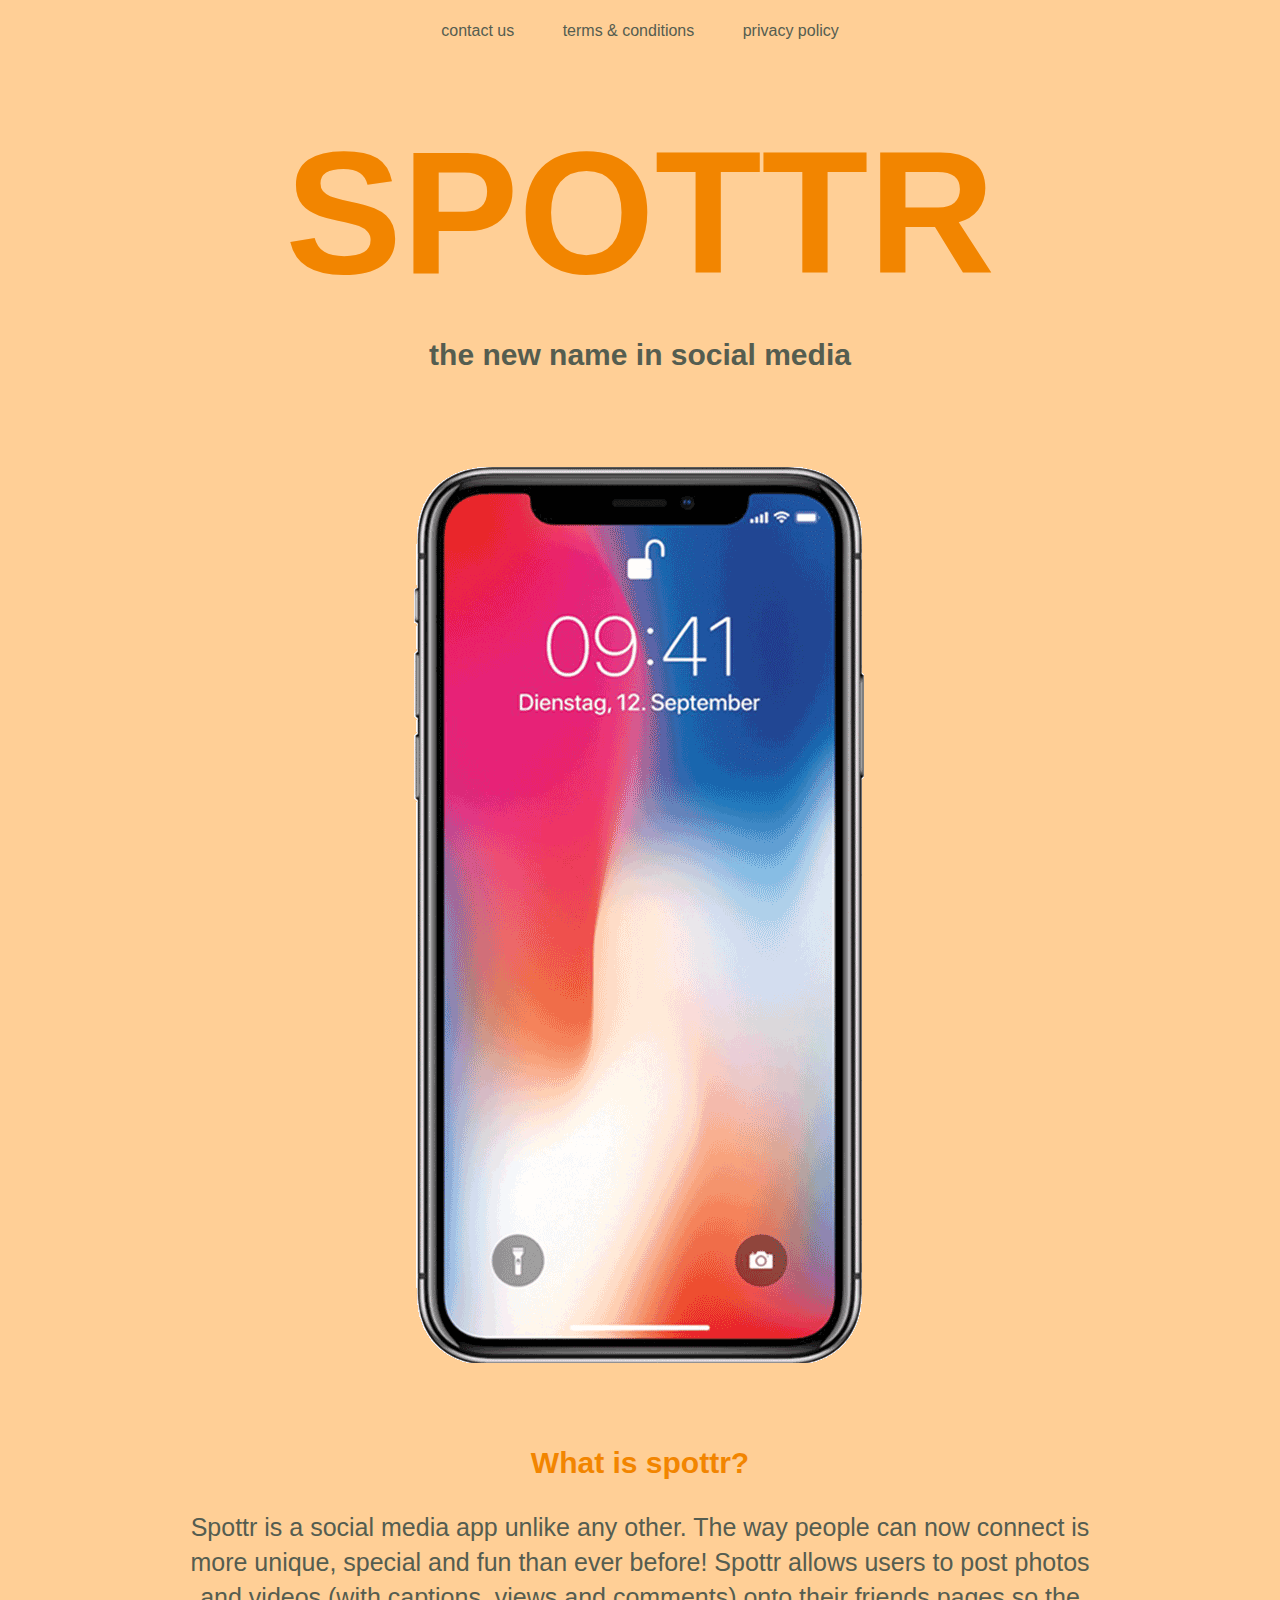
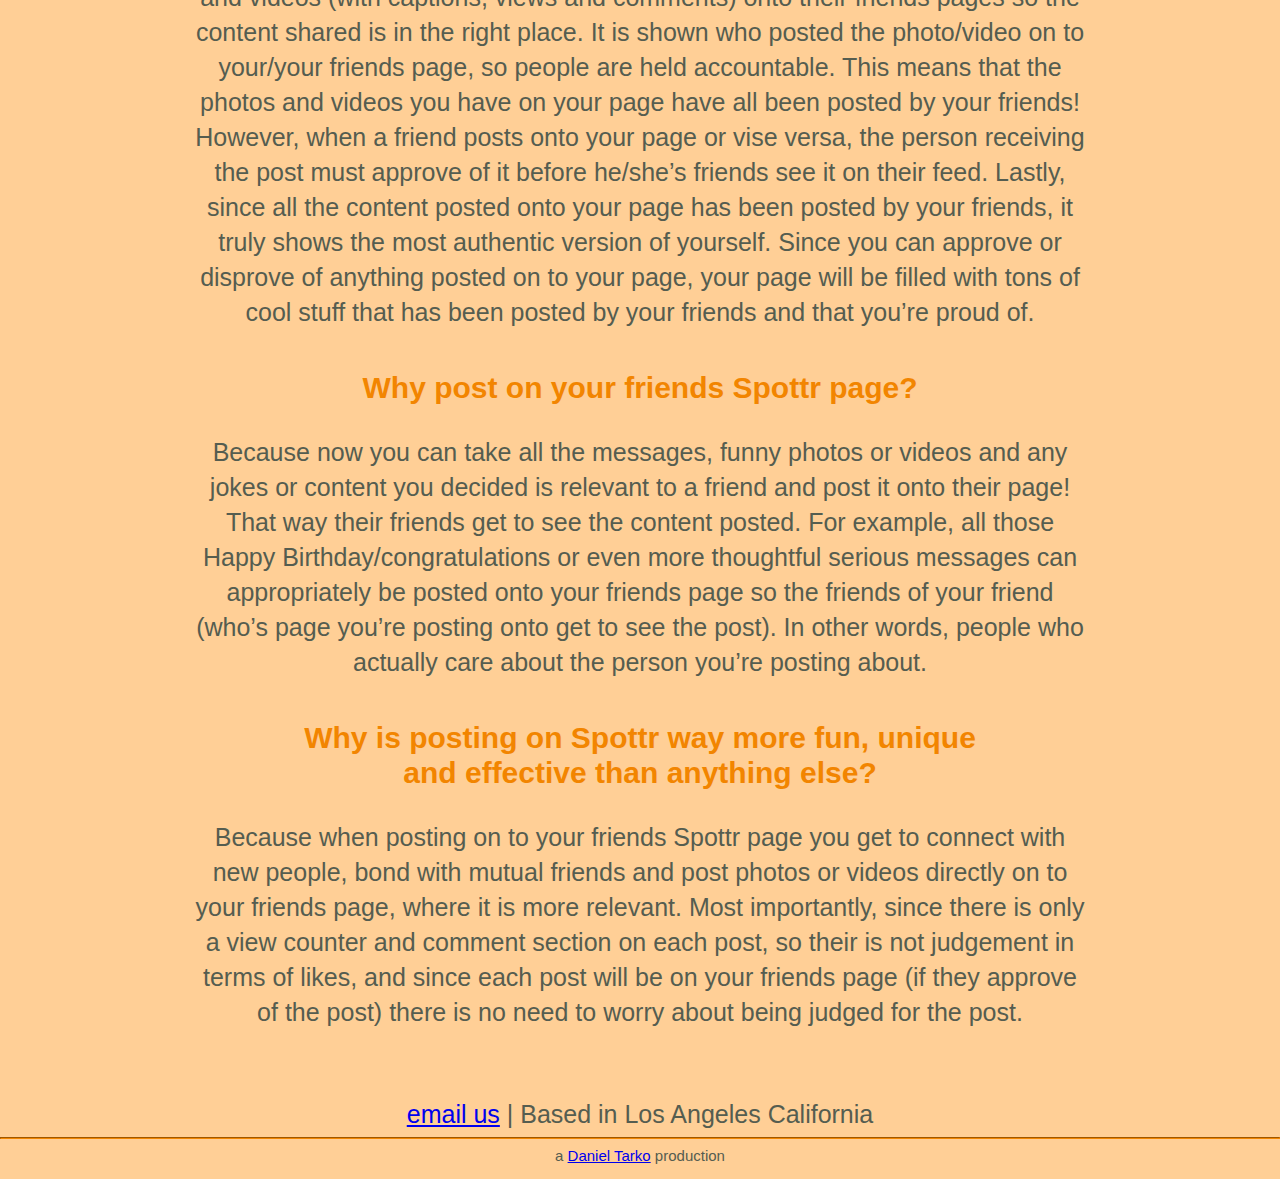
<file: index.html>
<!DOCTYPE html>
<html lang="en">
<head>
	<title>spottr</title>
	<link rel="stylesheet" type="text/css" href="spottr.css">
	<meta charset="UTF-8">
<script src="https://ajax.googleapis.com/ajax/libs/jquery/3.3.1/jquery.min.js"></script>
<script>
$(document).ready(function(){
  // Add smooth scrolling to all links
  $("a").on('click', function(event) {

    // Make sure this.hash has a value before overriding default behavior
    if (this.hash !== "") {
      // Prevent default anchor click behavior
      event.preventDefault();

      // Store hash
      var hash = this.hash;

      // Using jQuery's animate() method to add smooth page scroll
      // The optional number (800) specifies the number of milliseconds it takes to scroll to the specified area
      $('html, body').animate({
        scrollTop: $(hash).offset().top
      }, 800, function(){
   
        // Add hash (#) to URL when done scrolling (default click behavior)
        window.location.hash = hash;
      });
    } // End if
  });
});
</script>
</head>
<body>
	<div class="menu">
		<a class = "link" href="#contact">contact us</a>
		<a class = "link" href="./terms.html" target = "_blank">terms & conditions</a>
		<a class = "link" href="./privacy.html" target = "_blank">privacy policy</a>
	</div>

		<h1 id = "title">SPOTTR</h1>
		<div class="my-class">
			<h2 class = "description">the new name in social media</h2>
			<a id = "download">download now</a>
		</div>​
	<div class = "content">
		<img class="picture" src="./iphone.png" alt="image of spottr app on iphone">
		<h3 class = "heading"> What is spottr?</h3>
		<p class = "paragraph">
			Spottr is a social media app unlike any other. The way people can now connect is more unique, special and fun than ever before! Spottr allows users to post photos and videos (with captions, views and comments) onto their friends pages  so the content shared is in the right place. It is shown who posted the photo/video on to your/your friends page, so people are held accountable. This means that the photos and videos you have on your page have all been posted by your friends! However, when a friend posts onto your page or vise versa, the person receiving the post must approve of it before he/she’s friends see it on their feed. Lastly, since all the content posted onto your page has been posted by your friends, it truly shows the most authentic version of yourself. Since you can approve or disprove of anything posted on to your page, your page will be filled with tons of cool stuff that has been posted by your friends and that you’re proud of.
		</p>

		<h3 class = "heading">Why post on your friends Spottr page?</h3>
		<p class = "paragraph">
			Because now you can take all the  messages, funny photos or videos and any jokes or content you decided is relevant to a friend and post it onto their page! That way their friends get to see the content posted. For example, all those Happy Birthday/congratulations or even more thoughtful serious messages can appropriately be posted onto your friends page so the friends of your friend (who’s page you’re posting onto get to see the post). In other words, people who actually care about the person you’re posting about. 
		</p>

		<h3 class = "heading">Why is posting on Spottr way more fun, unique <br>and effective than anything else?</h3>
		<p class = "paragraph">
			Because when posting on to your friends Spottr page you get to connect with new people, bond with mutual friends and post photos or videos directly on to your friends page, where it is more relevant. Most importantly, since there is only a view counter and comment section on each post, so their is not judgement in terms of likes, and since each post will be on your friends page (if they approve of the post) there is no need to worry about being judged for the post.
		</p>

	</div>

	<div id = "contact">		
		<p class = "paragraph" id="based"><a id="email" href="mailto:spottrmedia@gmail.com">email us</a> | Based in Los Angeles California</p>
	</div>
	
	<hr>
	<p id="me">a <a id="mySite" href="https://dtarko2020.github.io/danieltarko/" target="_blank">Daniel Tarko</a> production</p>
	
</body>
</html>
</file>
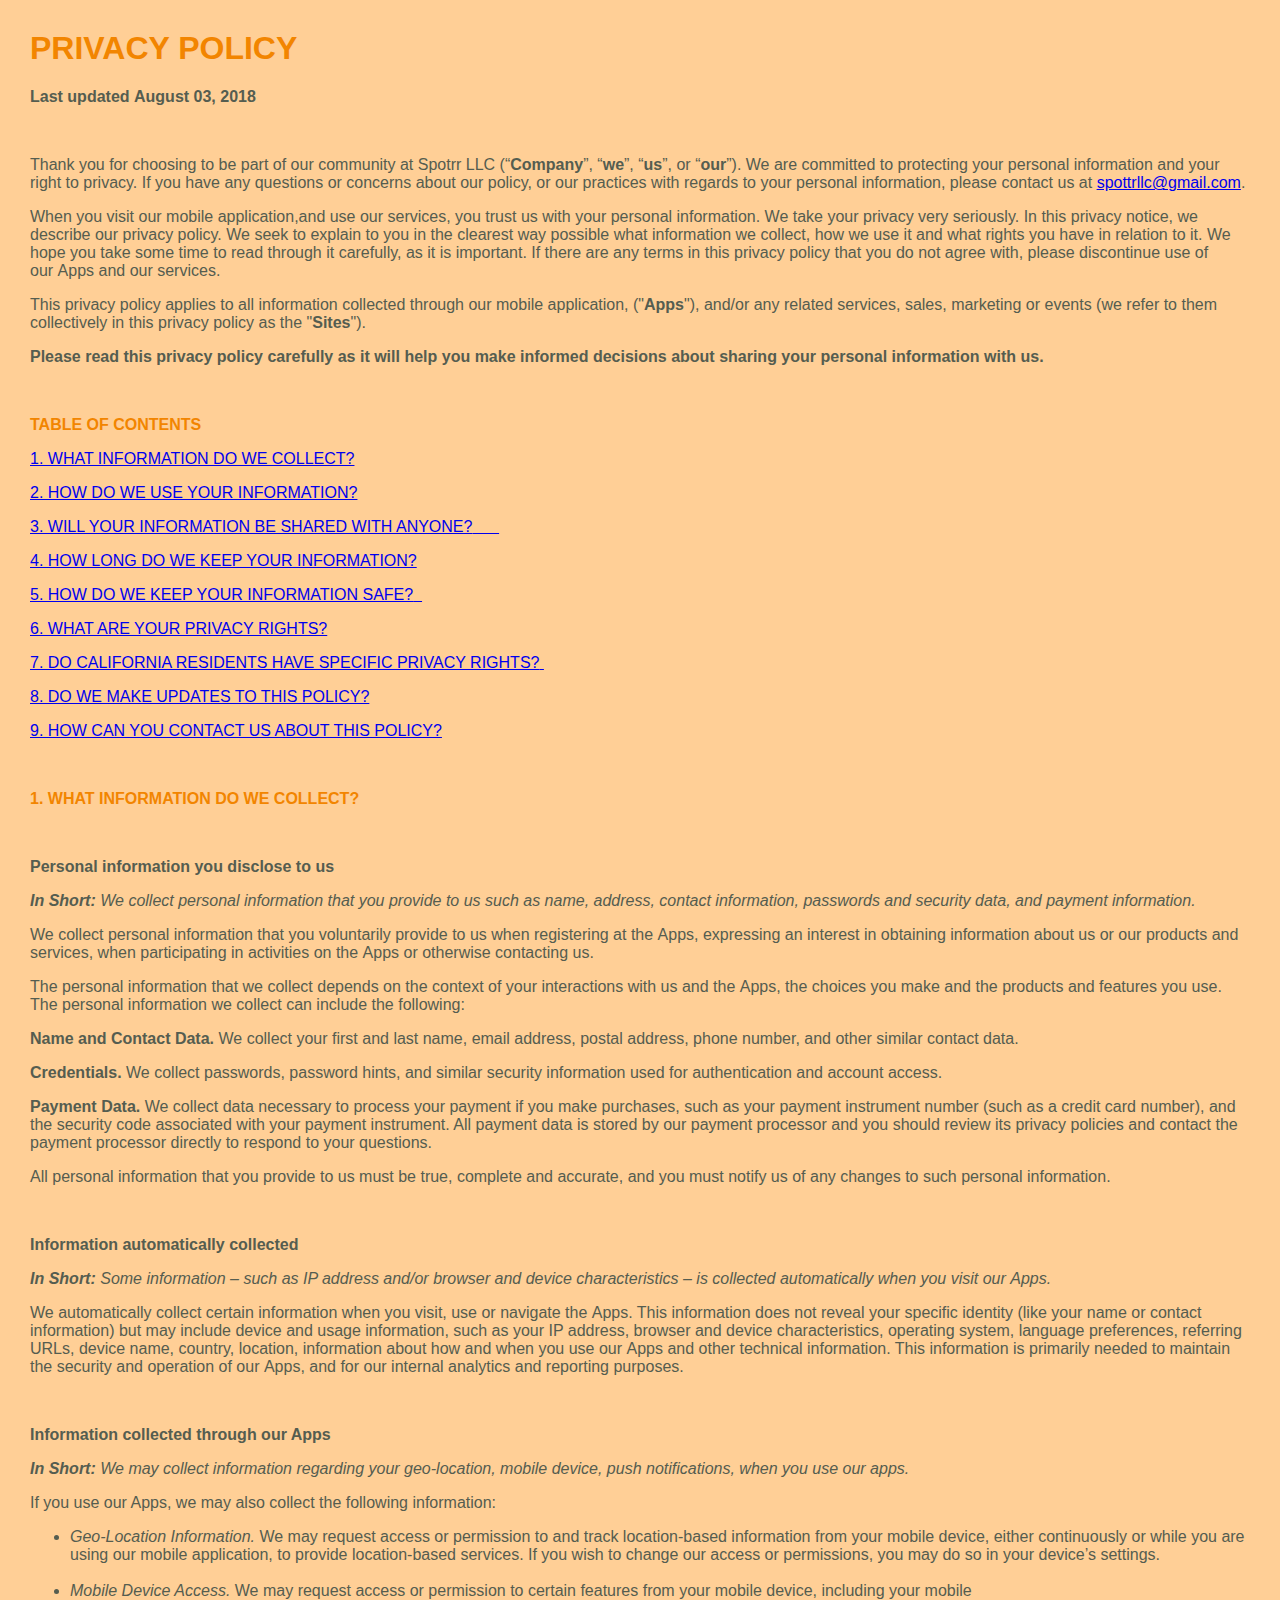
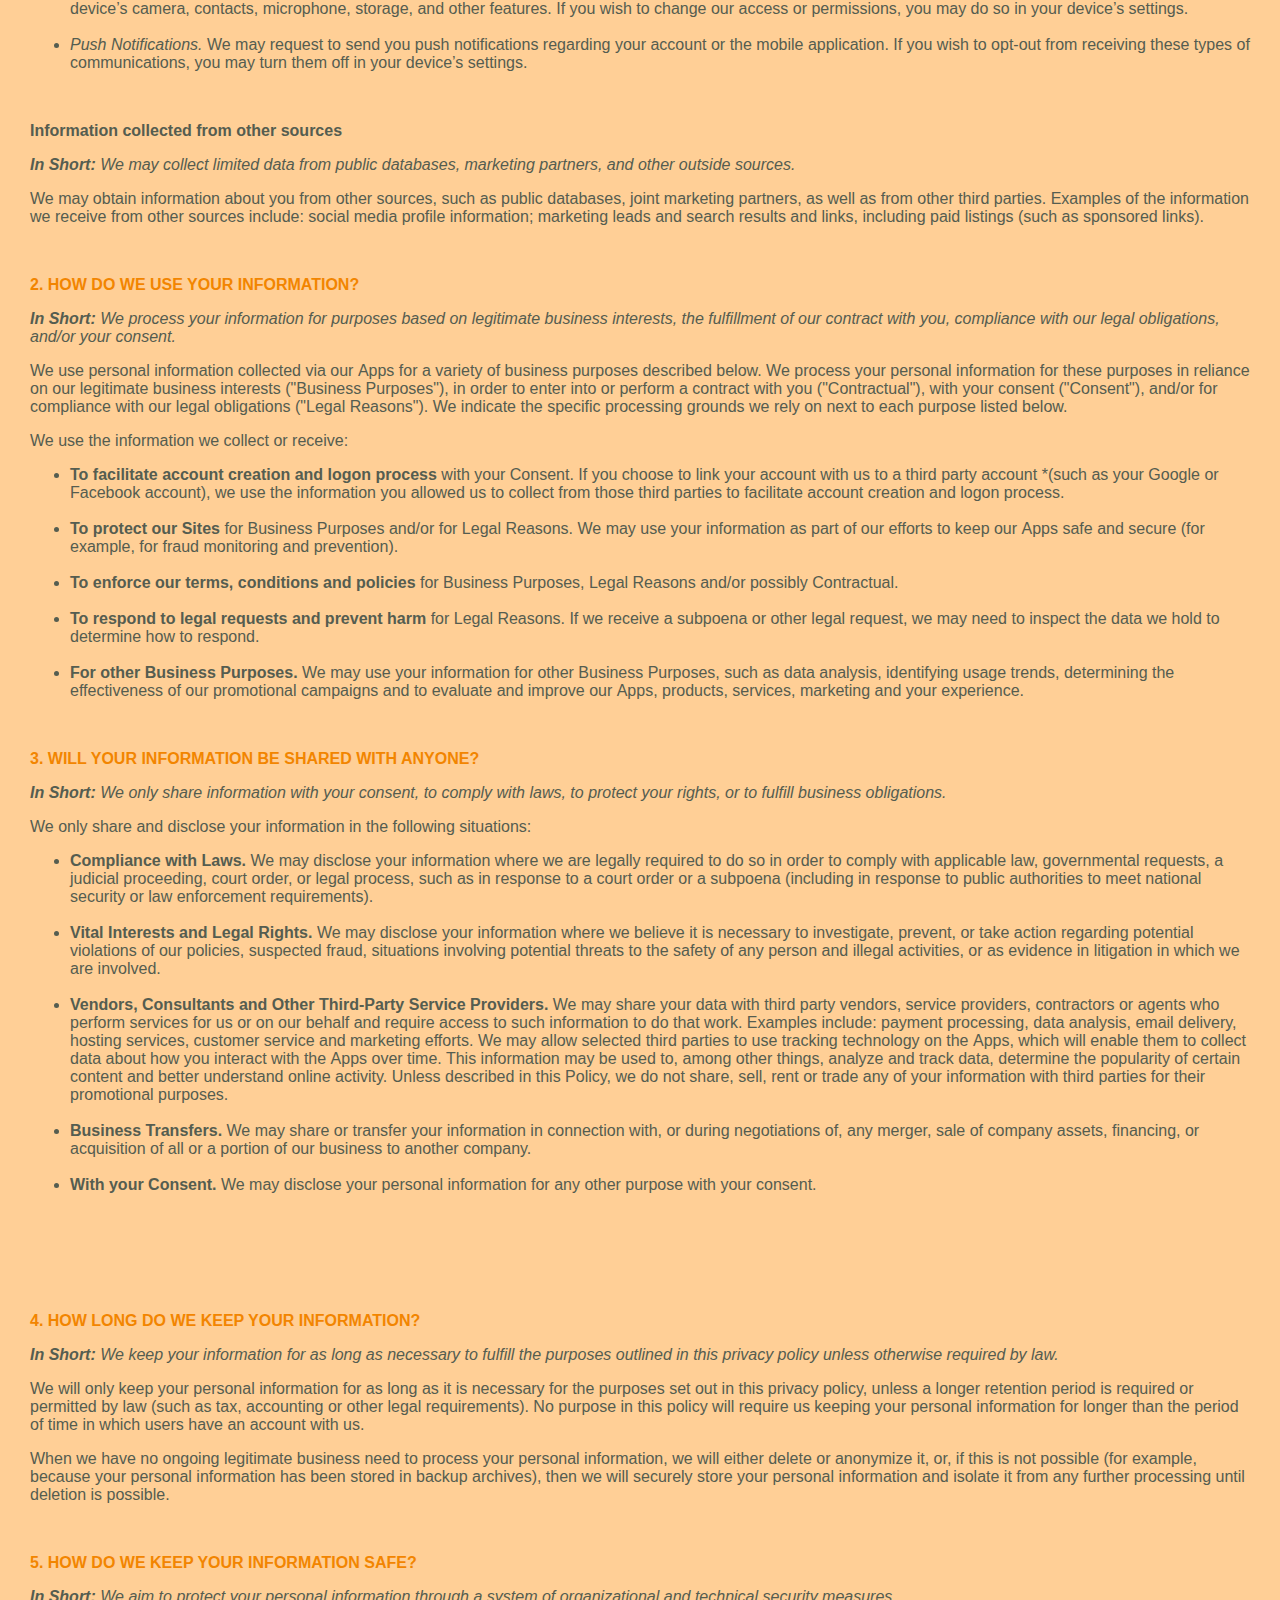
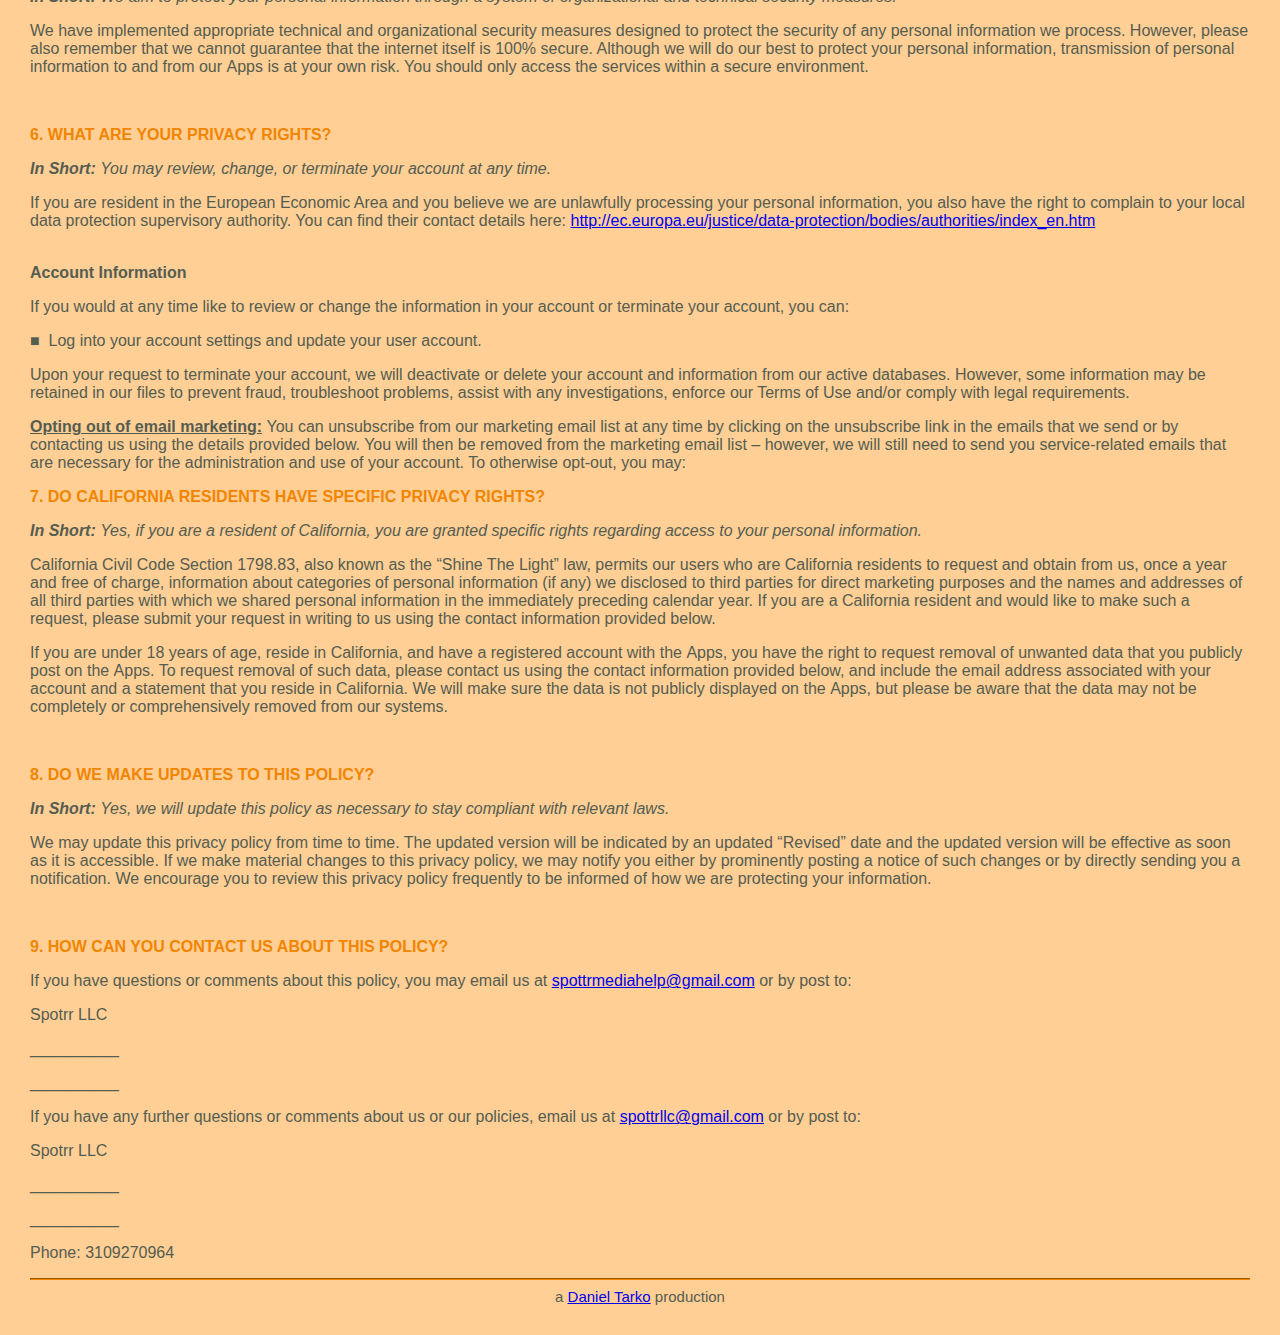
<file: privacy.html>
<!DOCTYPE html>
<html lang="en">
<head>
		<link rel="stylesheet" type="text/css" href="terms.css">
		<meta charset="UTF-8">
<script src="https://ajax.googleapis.com/ajax/libs/jquery/3.3.1/jquery.min.js"></script>
<script>
$(document).ready(function(){
  // Add smooth scrolling to all links
  $("a").on('click', function(event) {

    // Make sure this.hash has a value before overriding default behavior
    if (this.hash !== "") {
      // Prevent default anchor click behavior
      event.preventDefault();

      // Store hash
      var hash = this.hash;

      // Using jQuery's animate() method to add smooth page scroll
      // The optional number (800) specifies the number of milliseconds it takes to scroll to the specified area
      $('html, body').animate({
        scrollTop: $(hash).offset().top
      }, 800, function(){
   
        // Add hash (#) to URL when done scrolling (default click behavior)
        window.location.hash = hash;
      });
    } // End if
  });
});
</script>
</head>
<body>
<h1 class="title"><strong>PRIVACY POLICY</strong></h1>
<p><strong><span data-custom-class="subtitle">Last updated&nbsp;August 03, 2018&nbsp;</span></strong>&nbsp;</p>
<p>&nbsp;</p>
<p>Thank you for choosing to be part of our community at&nbsp;Spotrr LLC&nbsp;(&ldquo;<strong>Company</strong>&rdquo;, &ldquo;<strong>we</strong>&rdquo;, &ldquo;<strong>us</strong>&rdquo;, or &ldquo;<strong>our</strong>&rdquo;). We are committed to protecting your personal information and your right to privacy. If you have any questions or concerns about our policy, or our practices with regards to your personal information, please contact us at&nbsp;<a href="mailto:spottrllc@gmail.com">spottrllc@gmail.com</a>.</p>
<p>When you visit our&nbsp;mobile application,and use our services, you trust us with your personal information. We take your privacy very seriously. In this privacy notice, we describe our privacy policy. We seek to explain to you in the clearest way possible what information we collect, how we use it and what rights you have in relation to it. We hope you take some time to read through it carefully, as it is important. If there are any terms in this privacy policy that you do not agree with, please discontinue use of our&nbsp;Apps&nbsp;and our services.</p>
<p>This privacy policy applies to all information collected through our&nbsp;mobile application,<span data-custom-class="body_text">&nbsp;</span>("<strong>Apps</strong>"),&nbsp;and/or any related services, sales, marketing or events (we refer to them collectively in this privacy policy as the "<strong>Sites</strong>").&nbsp;</p>
<p><strong><span data-custom-class="body_text">Please read this privacy policy carefully as it will help you make informed decisions about sharing your personal information with us.&nbsp;</span></strong>&nbsp;</p>
<p>&nbsp;</p>
<p class="title"><strong><span data-custom-class="heading_1">TABLE OF CONTENTS</span>&nbsp;</strong>&nbsp;</p>
<a href="#1"><p><span class="converted-anchor">1. WHAT INFORMATION DO WE COLLECT?</span></p></a>
<a href="#2"><p><span class="converted-anchor">2. HOW DO WE USE YOUR INFORMATION?</span></p></a>
<a href="#3"><p><span class="converted-anchor">3. WILL YOUR INFORMATION BE SHARED WITH ANYONE?</span>&nbsp;&nbsp;&nbsp;&nbsp;&nbsp;&nbsp;</p></a>
<a href="#4"><p><span class="converted-anchor">4. HOW LONG DO WE KEEP YOUR INFORMATION?</span></p></a>
<a href="#5"><p><span class="converted-anchor">5. HOW DO WE KEEP YOUR INFORMATION SAFE?</span>&nbsp;&nbsp;</p></a>
<a href="#6"><p><span class="converted-anchor">6. WHAT ARE YOUR PRIVACY RIGHTS?</span></p></a>
<a href="#7"><p><span class="converted-anchor">7. DO CALIFORNIA RESIDENTS HAVE SPECIFIC PRIVACY RIGHTS?</span>&nbsp;</p></a>
<a href="#8"><p><span class="converted-anchor">8. DO WE MAKE UPDATES TO THIS POLICY?</span></p></a>
<a href="#9"><p><span class="converted-anchor">9. HOW CAN YOU CONTACT US ABOUT THIS POLICY?</span></p></a>
<p>&nbsp;</p>
<p class="title" id="1"><strong><span data-custom-class="heading_1">1. WHAT INFORMATION DO WE COLLECT?</span>&nbsp;</strong>&nbsp;</p>
<p>&nbsp;</p>
<p><strong><span data-custom-class="heading_2">Personal information you disclose to us</span></strong>&nbsp;</p>
<p><strong><em><span data-custom-class="body_text">In Short:</span></em>&nbsp;</strong><span data-custom-class="body_text"><em>We collect personal information that you provide to us such as name, address, contact information, passwords and security data,&nbsp;and payment information.</em>&nbsp;</span>&nbsp;</p>
<p><span data-custom-class="body_text">We collect personal information that you voluntarily provide to us when&nbsp;registering at the&nbsp;Apps,&nbsp;expressing an interest in obtaining information about us or our products and services, when participating in activities on the&nbsp;Apps&nbsp;or otherwise contacting us</span><span data-custom-class="body_text">.</span></p>
<p>The personal information that we collect depends on the context of your interactions with us and the&nbsp;Apps, the choices you make and the products and features you use. The personal information we collect can include the following:</p>
<p><strong><span data-custom-class="body_text">Name and Contact Data.</span></strong><span data-custom-class="body_text">&nbsp;We collect your first and last name, email address, postal address, phone number, and other similar contact data.</span></p>
<p><strong><span data-custom-class="body_text">Credentials.</span></strong><span data-custom-class="body_text">&nbsp;We collect passwords, password hints, and similar security information used for authentication and account access.</span></p>
<p><strong><span data-custom-class="body_text">Payment Data.</span></strong><span data-custom-class="body_text">&nbsp;We collect data necessary to process your payment if you make purchases, such as your payment instrument number (such as a credit card number), and the security code associated with your payment instrument. All payment data is stored by our payment processor and you should review its privacy policies and contact the payment processor directly to respond to your questions.</span>&nbsp;&nbsp;</p>
<p><span data-custom-class="body_text">All personal information that you provide to us must be true, complete and accurate, and you must notify us of any changes to such personal information.</span>&nbsp;&nbsp;&nbsp;</p>
<p>&nbsp;</p>
<p><strong><span data-custom-class="heading_2">Information automatically collected</span></strong>&nbsp;</p>
<p><strong><em><span data-custom-class="body_text">In Short:</span></em>&nbsp;</strong><em><span data-custom-class="body_text">Some information &ndash; such as IP address and/or browser and device characteristics &ndash; is collected automatically when you visit our&nbsp;Apps.</span></em></p>
<p>We automatically collect certain information when you visit, use or navigate the&nbsp;Apps. This information does not reveal your specific identity (like your name or contact information) but may include device and usage information, such as your IP address, browser and device characteristics, operating system, language preferences, referring URLs, device name, country, location, information about how and when you use our&nbsp;Apps&nbsp;and other technical information. This information is primarily needed to maintain the security and operation of our&nbsp;Apps, and for our internal analytics and reporting purposes.&nbsp;&nbsp;&nbsp;</p>
<p>&nbsp;</p>
<p><strong><span data-custom-class="heading_2">Information collected through our Apps</span></strong>&nbsp;</p>
<p><strong><em><span data-custom-class="body_text">In Short:</span></em>&nbsp;</strong><em><span data-custom-class="body_text">We may collect information regarding your&nbsp;geo-location,&nbsp;mobile device,&nbsp;push notifications,&nbsp;when you use our apps.</span></em></p>
<p><span data-custom-class="body_text">If you use our Apps, we may also collect the following information:</span>&nbsp;&nbsp;&nbsp;</p>
<ul>
<li><em><span data-custom-class="body_text">Geo-Location Information.</span></em><span data-custom-class="body_text">&nbsp;We may request access or permission to and track location-based information from your mobile device, either continuously or while you are using our mobile application, to provide location-based services. If you wish to change our access or permissions, you may do so in your device&rsquo;s settings.</span><span data-custom-class="body_text">&nbsp;</span>&nbsp;&nbsp;&nbsp;<br /><br /></li>
<li><em><span data-custom-class="body_text">Mobile Device Access.</span></em><span data-custom-class="body_text">&nbsp;We may request access or permission to certain features from your mobile device, including your mobile device&rsquo;s&nbsp;camera,&nbsp;contacts,&nbsp;microphone,&nbsp;storage,&nbsp;and other features. If you wish to change our access or permissions, you may do so in your device&rsquo;s settings.&nbsp;&nbsp;&nbsp;&nbsp;&nbsp;</span>&nbsp;&nbsp;&nbsp;&nbsp;<br /><br /></li>
<li><em><span data-custom-class="body_text">Push Notifications.</span></em><span data-custom-class="body_text">&nbsp;We may request to send you push notifications regarding your account or the mobile application. If you wish to opt-out from receiving these types of communications, you may turn them off in your device&rsquo;s settings.</span><span data-custom-class="body_text">&nbsp;&nbsp;</span>&nbsp;&nbsp;&nbsp;&nbsp;<span data-custom-class="body_text">&nbsp;</span></li>
</ul>
<p>&nbsp;</p>
<p><strong><span data-custom-class="heading_2">Information collected from other sources</span></strong>&nbsp;</p>
<p><strong><em><span data-custom-class="body_text">In Short:</span>&nbsp;</em></strong><em><span data-custom-class="body_text">We may collect limited data from public databases, marketing partners,&nbsp;and other outside sources.&nbsp;</span></em>&nbsp;&nbsp;</p>
<p>We may obtain information about you from other sources, such as public databases, joint marketing partners,&nbsp;as well as from other third parties. Examples of the information we receive from other sources include: social media profile information<span data-custom-class="body_text">; marketing leads and search results and links, including paid listings (such as sponsored links).</span><span data-custom-class="body_text">&nbsp;&nbsp;</span></p>
<p>&nbsp;</p>
<p class="title" id="2"><strong><span data-custom-class="heading_1">2. HOW DO WE USE YOUR INFORMATION?</span>&nbsp;</strong>&nbsp;</p>
<p><strong><em><span data-custom-class="body_text">In Short:</span>&nbsp;</em></strong><em><span data-custom-class="body_text">We process your information for purposes based on legitimate business interests, the fulfillment of our contract with you, compliance with our legal obligations, and/or your consent.</span></em>&nbsp;&nbsp;</p>
<p><span data-custom-class="body_text">We use personal information collected via our&nbsp;Apps&nbsp;for a variety of business purposes described below. We process your personal information for these purposes in reliance on our legitimate business interests ("Business Purposes"), in order to enter into or perform a contract with you ("Contractual"), with your consent ("Consent"), and/or for compliance with our legal obligations ("Legal Reasons"). We indicate the specific processing grounds we rely on next to each purpose listed below.&nbsp;</span>&nbsp;</p>
<p><span data-custom-class="body_text">We use the information we collect or receive:&nbsp;</span>&nbsp;</p>
<ul>
<li><strong><span data-custom-class="body_text">To facilitate account creation and logon process</span></strong><span data-custom-class="body_text">&nbsp;with your Consent. If you choose to link your account with us to a third party account *(such as your Google or Facebook account), we use the information you allowed us to collect from those third parties to facilitate account creation and logon process.&nbsp;</span>&nbsp;&nbsp;<span data-custom-class="body_text">&nbsp;</span>&nbsp;&nbsp;&nbsp;&nbsp;&nbsp;&nbsp;&nbsp;&nbsp;&nbsp;&nbsp;&nbsp;&nbsp;&nbsp;&nbsp;&nbsp;&nbsp;&nbsp;<br /><br /></li>
<li><strong><span data-custom-class="body_text">To protect our Sites</span></strong><span data-custom-class="body_text">&nbsp;for Business Purposes&nbsp;and/or&nbsp;for Legal Reasons. We may use your information as part of our efforts to keep our&nbsp;Apps&nbsp;safe and secure (for example, for fraud monitoring and prevention).</span><span data-custom-class="body_text">&nbsp;</span>&nbsp;&nbsp;&nbsp;&nbsp;&nbsp;&nbsp;&nbsp;&nbsp;&nbsp;&nbsp;&nbsp;&nbsp;&nbsp;&nbsp;&nbsp;&nbsp;&nbsp;&nbsp;&nbsp;&nbsp;&nbsp;<br /><br /></li>
<li><strong><span data-custom-class="body_text">To enforce our terms, conditions and policies</span></strong><span data-custom-class="body_text">&nbsp;for Business Purposes, Legal Reasons and/or possibly Contractual.</span><span data-custom-class="body_text">&nbsp;&nbsp;</span>&nbsp;&nbsp;&nbsp;&nbsp;&nbsp;&nbsp;&nbsp;&nbsp;&nbsp;&nbsp;&nbsp;&nbsp;&nbsp;&nbsp;&nbsp;&nbsp;&nbsp;&nbsp;&nbsp;&nbsp;&nbsp;&nbsp;&nbsp;<br /><br /></li>
<li><strong><span data-custom-class="body_text">To respond to legal requests and prevent harm</span></strong><span data-custom-class="body_text">&nbsp;for Legal Reasons. If we receive a subpoena or other legal request, we may need to inspect the data we hold to determine how to respond.</span><span data-custom-class="body_text">&nbsp;&nbsp;</span>&nbsp;&nbsp;&nbsp;&nbsp;&nbsp;&nbsp;&nbsp;&nbsp;&nbsp;&nbsp;&nbsp;&nbsp;&nbsp;&nbsp;&nbsp;&nbsp;&nbsp;&nbsp;&nbsp;&nbsp;&nbsp;&nbsp;&nbsp;&nbsp;&nbsp;<br /><br /></li>
<li><strong><span data-custom-class="body_text">For other Business Purposes.</span></strong><span data-custom-class="body_text">&nbsp;We may use your information for other Business Purposes, such as data analysis, identifying usage trends, determining the effectiveness of our promotional campaigns and to evaluate and improve our&nbsp;Apps, products, services, marketing and your experience.</span><span data-custom-class="body_text">&nbsp;</span><span data-custom-class="body_text">&nbsp;</span>&nbsp;&nbsp;&nbsp;&nbsp;&nbsp;&nbsp;&nbsp;&nbsp;&nbsp;&nbsp;&nbsp;&nbsp;&nbsp;&nbsp;&nbsp;&nbsp;&nbsp;&nbsp;&nbsp;&nbsp;&nbsp;&nbsp;&nbsp;&nbsp;&nbsp;&nbsp;&nbsp;</li>
</ul>
<p>&nbsp;</p>
<p class="title" id="3"><strong><span data-custom-class="heading_1">3. WILL YOUR INFORMATION BE SHARED WITH ANYONE?</span>&nbsp;</strong>&nbsp;</p>
<p><strong><em><span data-custom-class="body_text">In Short:</span>&nbsp;</em></strong><em><span data-custom-class="body_text">We only share information with your consent, to comply with laws, to protect your rights, or to fulfill business obligations.&nbsp;</span></em>&nbsp;&nbsp;</p>
<p><span data-custom-class="body_text">We only share and disclose your information in the following situations:</span>&nbsp;</p>
<ul>
<li><strong><span data-custom-class="body_text">Compliance with Laws.</span></strong><span data-custom-class="body_text">&nbsp;We may disclose your information where we are legally required to do so in order to comply with applicable law, governmental requests, a judicial proceeding, court order, or legal process, such as in response to a court order or a subpoena (including in response to public authorities to meet national security or law enforcement requirements).</span>&nbsp;<br /><br /></li>
<li><strong><span data-custom-class="body_text">Vital Interests and Legal Rights.</span></strong><span data-custom-class="body_text">&nbsp;We may disclose your information where we believe it is necessary to investigate, prevent, or take action regarding potential violations of our policies, suspected fraud, situations involving potential threats to the safety of any person and illegal activities, or as evidence in litigation in which we are involved.&nbsp;</span>&nbsp;<br /><br /></li>
<li><strong><span data-custom-class="body_text">Vendors, Consultants and Other Third-Party Service Providers.</span></strong><span data-custom-class="body_text">&nbsp;We may share your data with third party vendors, service providers, contractors or agents who perform services for us or on our behalf and require access to such information to do that work. Examples include: payment processing, data analysis, email delivery, hosting services, customer service and marketing efforts. We may allow selected third parties to use tracking technology on the&nbsp;Apps, which will enable them to collect data about how you interact with the&nbsp;Apps&nbsp;over time. This information may be used to, among other things, analyze and track data, determine the popularity of certain content and better understand online activity. Unless described in this Policy, we do not share, sell, rent or trade any of your information with third parties for their promotional purposes.</span><span data-custom-class="body_text">&nbsp;</span>&nbsp;&nbsp;&nbsp;<br /><br /></li>
<li><strong><span data-custom-class="body_text">Business Transfers.</span></strong><span data-custom-class="body_text">&nbsp;We may share or transfer your information in connection with, or during negotiations of, any merger, sale of company assets, financing, or acquisition of all or a portion of our business to another company.&nbsp;&nbsp;</span>&nbsp;&nbsp;&nbsp;&nbsp;&nbsp;&nbsp;&nbsp;<br /><br /></li>
<li><strong><span data-custom-class="body_text">With your Consent.</span></strong><span data-custom-class="body_text">&nbsp;We may disclose your personal information for any other purpose with your consent.&nbsp;&nbsp;</span>&nbsp;&nbsp;&nbsp;&nbsp;</li>
</ul>
<p>&nbsp;</p>
<div>&nbsp;&nbsp;&nbsp;&nbsp;&nbsp;&nbsp;&nbsp;&nbsp;&nbsp;&nbsp;
<p>&nbsp;</p>
<p class="title" id="4"><strong><span data-custom-class="heading_1">4. HOW LONG DO WE KEEP YOUR INFORMATION?</span>&nbsp;</strong>&nbsp;</p>
<p><strong><em><span data-custom-class="body_text">In Short:</span>&nbsp;</em></strong><em><span data-custom-class="body_text">We keep your information for as long as necessary to fulfill the purposes outlined in this privacy policy unless otherwise required by law.</span></em>&nbsp;&nbsp;</p>
<p><span data-custom-class="body_text">We will only keep your personal information for as long as it is necessary for the purposes set out in this privacy policy, unless a longer retention period is required or permitted by law (such as tax, accounting or other legal requirements). No purpose in this policy will require us keeping your personal information for longer than&nbsp;the period of time in which users have an account with us.</span>&nbsp;</p>
<p>When we have no ongoing legitimate business need to process your personal information, we will either delete or anonymize it, or, if this is not possible (for example, because your personal information has been stored in backup archives), then we will securely store your personal information and isolate it from any further processing until deletion is possible.</p>
<p>&nbsp;</p>
<p class="title" id="5"><strong><span data-custom-class="heading_1">5. HOW DO WE KEEP YOUR INFORMATION SAFE?&nbsp;</span>&nbsp;</strong>&nbsp;</p>
<p><strong><em><span data-custom-class="body_text">In Short:</span>&nbsp;</em></strong><em><span data-custom-class="body_text">We aim to protect your personal information through a system of organizational and technical security measures.</span></em>&nbsp;&nbsp;</p>
<p>We have implemented appropriate technical and organizational security measures designed to protect the security of any personal information we process. However, please also remember that we cannot guarantee that the internet itself is 100% secure. Although we will do our best to protect your personal information, transmission of personal information to and from our&nbsp;Apps&nbsp;is at your own risk. You should only access the services within a secure environment.&nbsp;&nbsp;</p>
<p>&nbsp;</p>
<p class="title" id="6"><strong><span data-custom-class="heading_1">6. WHAT ARE YOUR PRIVACY RIGHTS?</span>&nbsp;</strong>&nbsp;</p>
<p><strong><em><span data-custom-class="body_text">In Short:</span>&nbsp;</em></strong><span data-custom-class="body_text"><em>You may review, change, or terminate your account at any time.</em></span>&nbsp;&nbsp;&nbsp;&nbsp;</p>
<p><span data-custom-class="body_text">If you are resident in the European Economic Area and you believe we are unlawfully processing your personal information, you also have the right to complain to your local data protection supervisory authority. You can find their contact details here:</span>&nbsp;<span data-custom-class="body_text"><a href="http://ec.europa.eu/justice/data-protection/bodies/authorities/index_en.htm" target="_blank" data-custom-class="link">http://ec.europa.eu/justice/data-protection/bodies/authorities/index_en.htm</a>&nbsp;</span><br />&nbsp;</p>
<p><strong><span data-custom-class="heading_2">Account Information</span></strong>&nbsp;&nbsp;</p>
<p><span data-custom-class="body_text">If you would at any time like to review or change the information in your account or terminate your account, you can:&nbsp;</span>&nbsp;</p>
<p>■ &nbsp;<span data-custom-class="body_text">Log into your account settings and update your user account.&nbsp;&nbsp;</span>&nbsp;</p>
<p><span data-custom-class="body_text">Upon your request to terminate your account, we will deactivate or delete your account and information from our active databases. However, some information may be retained in our files to prevent fraud, troubleshoot problems, assist with any investigations, enforce our Terms of Use and/or comply with legal requirements.</span><span data-custom-class="body_text">&nbsp;</span>&nbsp;&nbsp;&nbsp;</p>
<p><strong><u><span data-custom-class="body_text">Opting out of email marketing:</span></u>&nbsp;</strong><span data-custom-class="body_text">You can unsubscribe from our marketing email list at any time by clicking on the unsubscribe link in the emails that we send or by contacting us using the details provided below. You will then be removed from the marketing email list &ndash; however, we will still need to send you service-related emails that are necessary for the administration and use of your account. To otherwise opt-out, you may:&nbsp;</span>&nbsp;&nbsp;</p>
<p class="title" id="7"><strong><span data-custom-class="heading_1">7. DO CALIFORNIA RESIDENTS HAVE SPECIFIC PRIVACY RIGHTS?</span>&nbsp;</strong>&nbsp;</p>
<p><strong><em><span data-custom-class="body_text">In Short:</span>&nbsp;</em></strong><em><span data-custom-class="body_text">Yes, if you are a resident of California, you are granted specific rights regarding access to your personal information.&nbsp;</span></em>&nbsp;&nbsp;</p>
<p><span data-custom-class="body_text">California Civil Code Section 1798.83, also known as the &ldquo;Shine The Light&rdquo; law, permits our users who are California residents to request and obtain from us, once a year and free of charge, information about categories of personal information (if any) we disclosed to third parties for direct marketing purposes and the names and addresses of all third parties with which we shared personal information in the immediately preceding calendar year. If you are a California resident and would like to make such a request, please submit your request in writing to us using the contact information provided below.</span>&nbsp;</p>
<p>If you are under 18 years of age, reside in California, and have a registered account with the&nbsp;Apps, you have the right to request removal of unwanted data that you publicly post on the&nbsp;Apps. To request removal of such data, please contact us using the contact information provided below, and include the email address associated with your account and a statement that you reside in California. We will make sure the data is not publicly displayed on the&nbsp;Apps, but please be aware that the data may not be completely or comprehensively removed from our systems.</p>
<p>&nbsp;</p>
<p class="title" id="8"><strong><span data-custom-class="heading_1">8. DO WE MAKE UPDATES TO THIS POLICY?</span>&nbsp;</strong>&nbsp;</p>
<p><strong><em><span data-custom-class="body_text">In Short:</span>&nbsp;</em></strong><em><span data-custom-class="body_text">Yes, we will update this policy as necessary to stay compliant with relevant laws.</span></em>&nbsp;&nbsp;</p>
<p>We may update this privacy policy from time to time. The updated version will be indicated by an updated &ldquo;Revised&rdquo; date and the updated version will be effective as soon as it is accessible. If we make material changes to this privacy policy, we may notify you either by prominently posting a notice of such changes or by directly sending you a notification. We encourage you to review this privacy policy frequently to be informed of how we are protecting your information.&nbsp;</p>
<p>&nbsp;</p>
<p class="title" id="9"><strong><span data-custom-class="heading_1">9. HOW CAN YOU CONTACT US ABOUT THIS POLICY?</span>&nbsp;</strong>&nbsp;</p>
<p>If you have questions or comments about this policy, you may&nbsp;email us at&nbsp;<a href="mailto:spottrmediahelp@gmail.com">spottrmediahelp@gmail.com</a>&nbsp;or by post to:</p>
<p><span data-custom-class="body_text">Spotrr LLC</span><span data-custom-class="body_text">&nbsp;&nbsp;</span>&nbsp;<span data-custom-class="body_text">&nbsp;&nbsp;&nbsp;</span></p>
<p><span data-custom-class="body_text">__________&nbsp;&nbsp;&nbsp;</span></p>
<p><span data-custom-class="body_text">__________&nbsp;&nbsp;</span><span data-custom-class="body_text">&nbsp;&nbsp;&nbsp;</span><span data-custom-class="body_text">&nbsp;</span>&nbsp;</p>
<p><span data-custom-class="body_text">If you have any further questions or comments about us or our policies, email us at&nbsp;<a href="mailto:spottrllc@gmail.com">spottrllc@gmail.com</a>&nbsp;or by post to:</span>&nbsp;</p>
<p><span data-custom-class="body_text">Spotrr LLC</span><span data-custom-class="body_text">&nbsp;</span><span data-custom-class="body_text">&nbsp;</span></p>
<p><span data-custom-class="body_text">__________&nbsp;&nbsp;</span></p>
<p><span data-custom-class="body_text">__________&nbsp;&nbsp;</span><span data-custom-class="body_text">&nbsp;&nbsp;</span>&nbsp;</p>
<p>Phone:&nbsp;3109270964&nbsp;&nbsp;&nbsp;</p>
</div>
<hr>
<p id="me">a <a href="https://dtarko2020.github.io/danieltarko/" target="blank">Daniel Tarko</a> production</p>

</body>
</html>
</file>
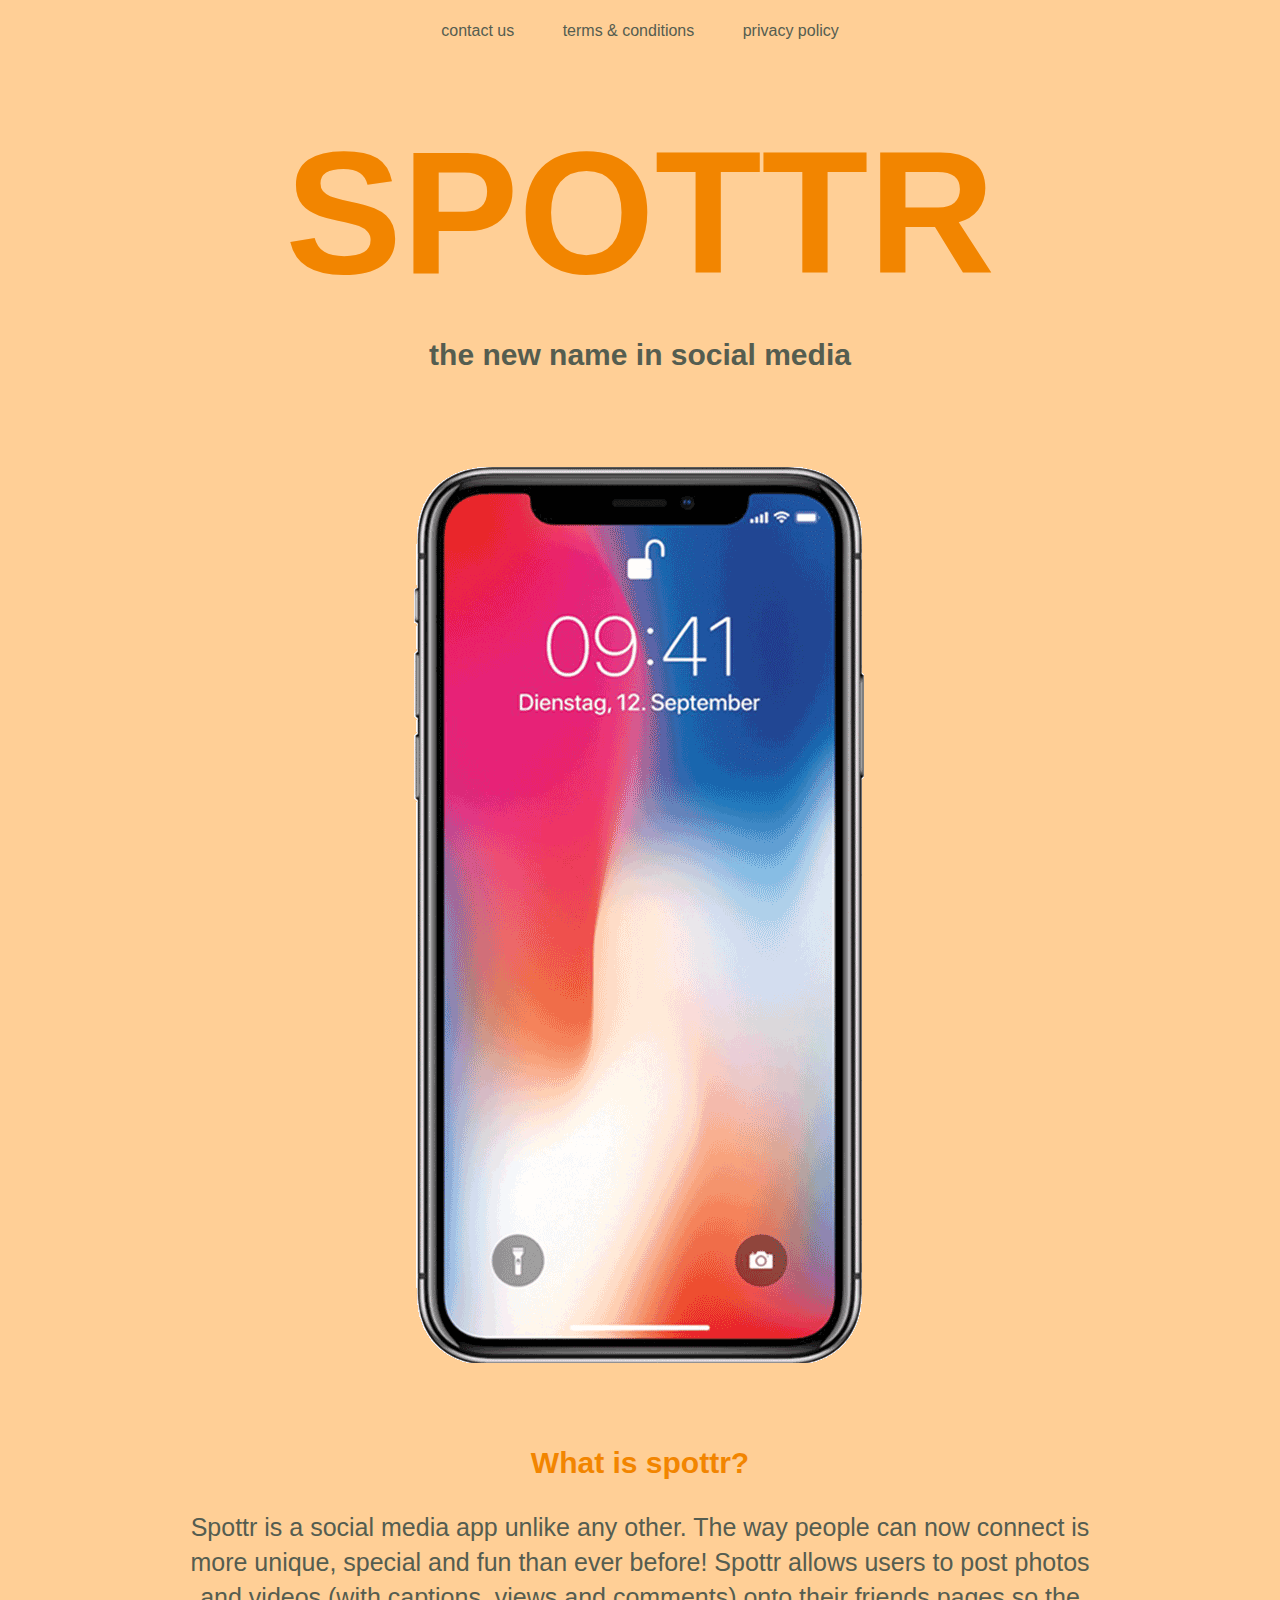
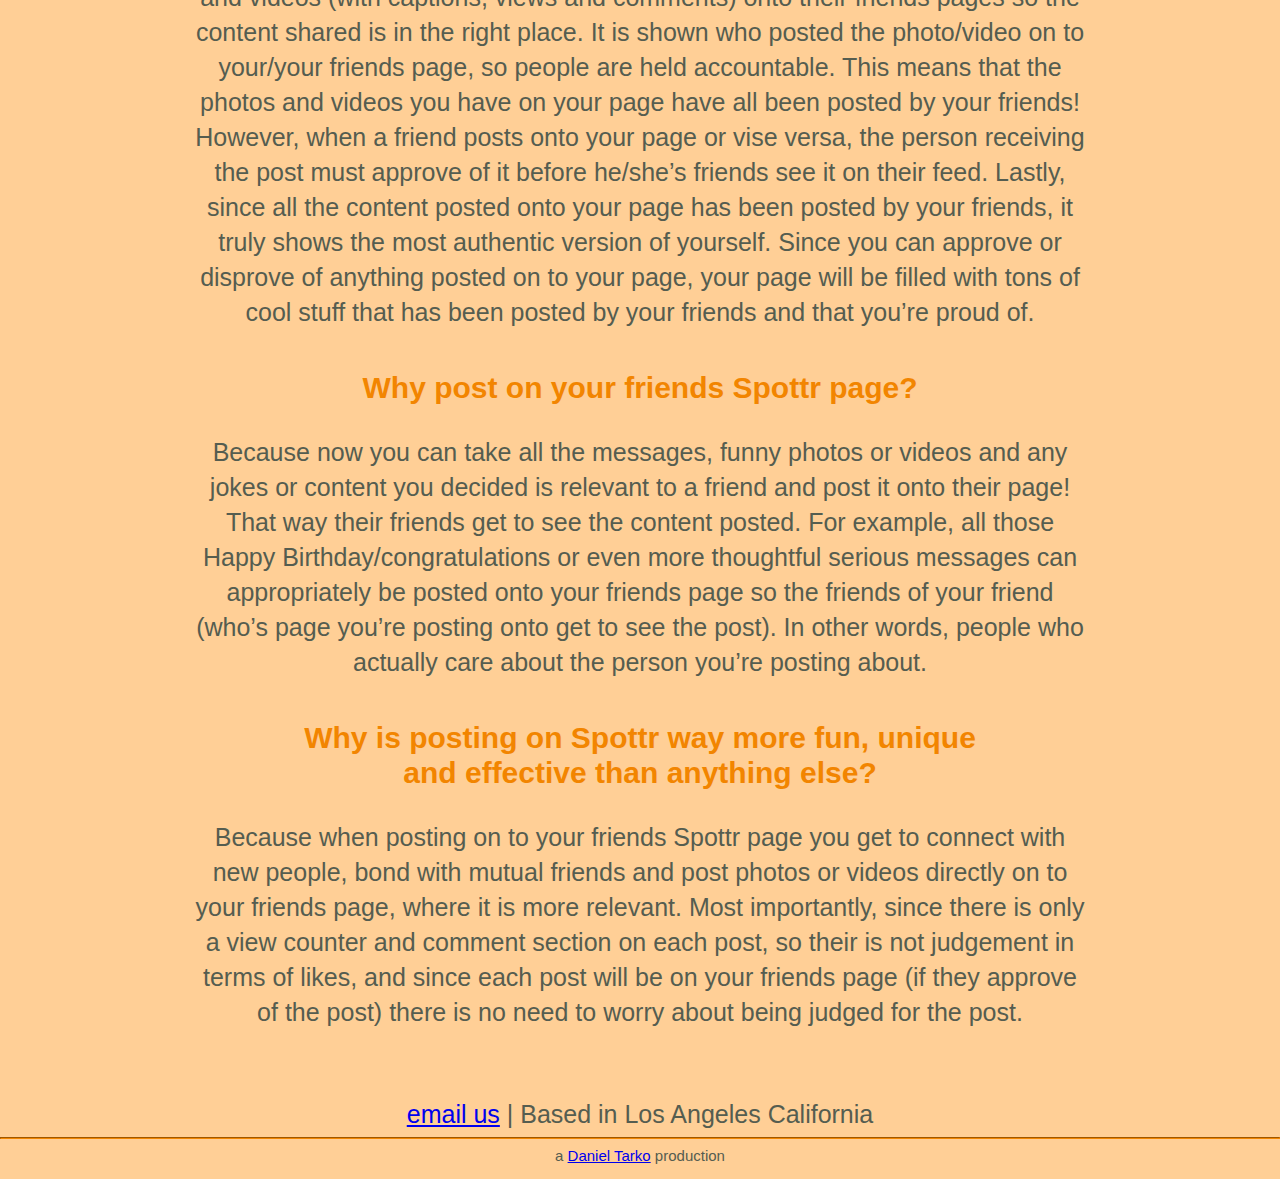
<file: spottr.html>
<!DOCTYPE html>
<html lang="en">
<head>
	<title>spottr</title>
	<link rel="stylesheet" type="text/css" href="spottr.css">
	<meta charset="UTF-8">
<script src="https://ajax.googleapis.com/ajax/libs/jquery/3.3.1/jquery.min.js"></script>
<script>
$(document).ready(function(){
  // Add smooth scrolling to all links
  $("a").on('click', function(event) {

    // Make sure this.hash has a value before overriding default behavior
    if (this.hash !== "") {
      // Prevent default anchor click behavior
      event.preventDefault();

      // Store hash
      var hash = this.hash;

      // Using jQuery's animate() method to add smooth page scroll
      // The optional number (800) specifies the number of milliseconds it takes to scroll to the specified area
      $('html, body').animate({
        scrollTop: $(hash).offset().top
      }, 800, function(){
   
        // Add hash (#) to URL when done scrolling (default click behavior)
        window.location.hash = hash;
      });
    } // End if
  });
});
</script>
</head>
<body>
	<div class="menu">
		<a class = "link" href="#contact">contact us</a>
		<a class = "link" href="./terms.html" target = "_blank">terms & conditions</a>
		<a class = "link" href="./privacy.html" target = "_blank">privacy policy</a>
	</div>

		<h1 id = "title">SPOTTR</h1>
		<div class="my-class">
			<h2 class = "description">the new name in social media</h2>
			<a id = "download">download now</a>
		</div>​
	<div class = "content">
		<img class="picture" src="./iphone.png" alt="image of spottr app on iphone">
		<h3 class = "heading"> What is spottr?</h3>
		<p class = "paragraph">
			Spottr is a social media app unlike any other. The way people can now connect is more unique, special and fun than ever before! Spottr allows users to post photos and videos (with captions, views and comments) onto their friends pages  so the content shared is in the right place. It is shown who posted the photo/video on to your/your friends page, so people are held accountable. This means that the photos and videos you have on your page have all been posted by your friends! However, when a friend posts onto your page or vise versa, the person receiving the post must approve of it before he/she’s friends see it on their feed. Lastly, since all the content posted onto your page has been posted by your friends, it truly shows the most authentic version of yourself. Since you can approve or disprove of anything posted on to your page, your page will be filled with tons of cool stuff that has been posted by your friends and that you’re proud of.
		</p>

		<h3 class = "heading">Why post on your friends Spottr page?</h3>
		<p class = "paragraph">
			Because now you can take all the  messages, funny photos or videos and any jokes or content you decided is relevant to a friend and post it onto their page! That way their friends get to see the content posted. For example, all those Happy Birthday/congratulations or even more thoughtful serious messages can appropriately be posted onto your friends page so the friends of your friend (who’s page you’re posting onto get to see the post). In other words, people who actually care about the person you’re posting about. 
		</p>

		<h3 class = "heading">Why is posting on Spottr way more fun, unique <br>and effective than anything else?</h3>
		<p class = "paragraph">
			Because when posting on to your friends Spottr page you get to connect with new people, bond with mutual friends and post photos or videos directly on to your friends page, where it is more relevant. Most importantly, since there is only a view counter and comment section on each post, so their is not judgement in terms of likes, and since each post will be on your friends page (if they approve of the post) there is no need to worry about being judged for the post.
		</p>

	</div>

	<div id = "contact">		
		<p class = "paragraph" id="based"><a id="email" href="mailto:spottrmedia@gmail.com">email us</a> | Based in Los Angeles California</p>
	</div>
	
	<hr>
	<p id="me">a <a id="mySite" href="https://dtarko2020.github.io/danieltarko/" target="_blank">Daniel Tarko</a> production</p>
	
</body>
</html>
</file>
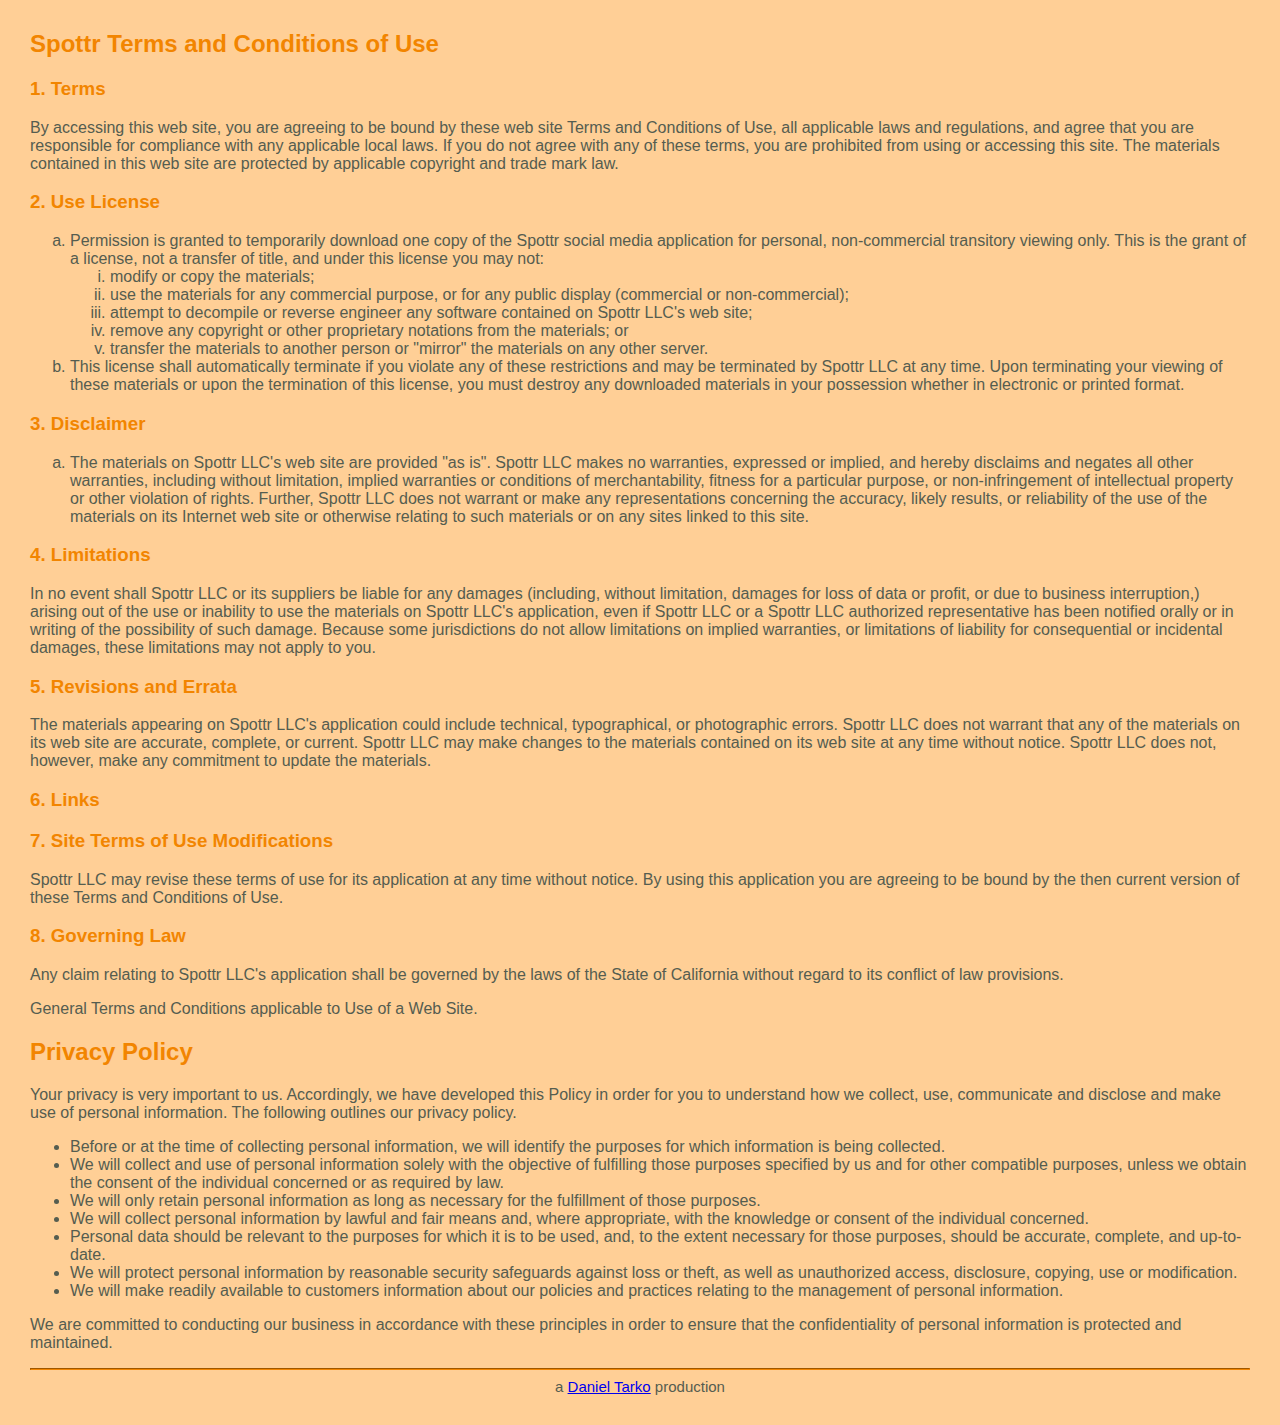
<file: terms.html>
<!DOCTYPE html>
<html lang="en">
<head>
		<link rel="stylesheet" type="text/css" href="terms.css">
		<meta charset="UTF-8">
</head>
<body>
	<h2>
		Spottr Terms and Conditions of Use
	</h2>

	<h3>
		1. Terms
	</h3>

	<p>
		By accessing this web site, you are agreeing to be bound by these 
		web site Terms and Conditions of Use, all applicable laws and regulations, 
		and agree that you are responsible for compliance with any applicable local 
		laws. If you do not agree with any of these terms, you are prohibited from 
		using or accessing this site. The materials contained in this web site are 
		protected by applicable copyright and trade mark law.
	</p>

	<h3>
		2. Use License
	</h3>

	<ol type="a">
		<li>
			Permission is granted to temporarily download one copy of the Spottr social media application for personal, 
			non-commercial transitory viewing only. This is the grant of a license, 
			not a transfer of title, and under this license you may not:
			
			<ol type="i">
				<li>modify or copy the materials;</li>
				<li>use the materials for any commercial purpose, or for any public display (commercial or non-commercial);</li>
				<li>attempt to decompile or reverse engineer any software contained on Spottr LLC's web site;</li>
				<li>remove any copyright or other proprietary notations from the materials; or</li>
				<li>transfer the materials to another person or "mirror" the materials on any other server.</li>
			</ol>
		</li>
		<li>
			This license shall automatically terminate if you violate any of these restrictions and may be terminated by Spottr LLC at any time. Upon terminating your viewing of these materials or upon the termination of this license, you must destroy any downloaded materials in your possession whether in electronic or printed format.
		</li>
	</ol>

	<h3>
		3. Disclaimer
	</h3>

	<ol type="a">
		<li>
			The materials on Spottr LLC's web site are provided "as is". Spottr LLC makes no warranties, expressed or implied, and hereby disclaims and negates all other warranties, including without limitation, implied warranties or conditions of merchantability, fitness for a particular purpose, or non-infringement of intellectual property or other violation of rights. Further, Spottr LLC does not warrant or make any representations concerning the accuracy, likely results, or reliability of the use of the materials on its Internet web site or otherwise relating to such materials or on any sites linked to this site.
		</li>
	</ol>

	<h3>
		4. Limitations
	</h3>

	<p>
		In no event shall Spottr LLC or its suppliers be liable for any damages (including, without limitation, damages for loss of data or profit, or due to business interruption,) arising out of the use or inability to use the materials on Spottr LLC's application, even if Spottr LLC or a Spottr LLC authorized representative has been notified orally or in writing of the possibility of such damage. Because some jurisdictions do not allow limitations on implied warranties, or limitations of liability for consequential or incidental damages, these limitations may not apply to you.
	</p>
				
	<h3>
		5. Revisions and Errata
	</h3>

	<p>
		The materials appearing on Spottr LLC's application could include technical, typographical, or photographic errors. Spottr LLC does not warrant that any of the materials on its web site are accurate, complete, or current. Spottr LLC may make changes to the materials contained on its web site at any time without notice. Spottr LLC does not, however, make any commitment to update the materials.
	</p>

	<h3>
		6. Links
	</h3>


	<h3>
		7. Site Terms of Use Modifications
	</h3>

	<p>
		Spottr LLC may revise these terms of use for its application at any time without notice. By using this application you are agreeing to be bound by the then current version of these Terms and Conditions of Use.
	</p>

	<h3>
		8. Governing Law
	</h3>

	<p>
		Any claim relating to Spottr LLC's application shall be governed by the laws of the State of California without regard to its conflict of law provisions.
	</p>

	<p>
		General Terms and Conditions applicable to Use of a Web Site.
	</p>



	<h2>
		Privacy Policy
	</h2>

	<p>
		Your privacy is very important to us. Accordingly, we have developed this Policy in order for you to understand how we collect, use, communicate and disclose and make use of personal information. The following outlines our privacy policy.
	</p>

	<ul>
		<li>
			Before or at the time of collecting personal information, we will identify the purposes for which information is being collected.
		</li>
		<li>
			We will collect and use of personal information solely with the objective of fulfilling those purposes specified by us and for other compatible purposes, unless we obtain the consent of the individual concerned or as required by law.		
		</li>
		<li>
			We will only retain personal information as long as necessary for the fulfillment of those purposes. 
		</li>
		<li>
			We will collect personal information by lawful and fair means and, where appropriate, with the knowledge or consent of the individual concerned. 
		</li>
		<li>
			Personal data should be relevant to the purposes for which it is to be used, and, to the extent necessary for those purposes, should be accurate, complete, and up-to-date. 
		</li>
		<li>
			We will protect personal information by reasonable security safeguards against loss or theft, as well as unauthorized access, disclosure, copying, use or modification.
		</li>
		<li>
			We will make readily available to customers information about our policies and practices relating to the management of personal information. 
		</li>
	</ul>

	<p>
		We are committed to conducting our business in accordance with these principles in order to ensure that the confidentiality of personal information is protected and maintained. 
	</p>
	<hr>
	<p id="me">a <a href="https://dtarko2020.github.io/danieltarko/" target="blank">Daniel Tarko</a> production</p>
	
</body>
</html>
</file>
<file: spottr.css>
body{
	background-color: #ffcf96;
		font-family: arial;
		margin: 0;
}

#mySite:visited { 
	color: blue;
}

.menu{
	    text-align: center;
	    margin:0;
}

.link{
text-align: center;
  display: inline-block;
    margin: 10px;
  padding: 12px;
      color: #555d50;
text-decoration: none;

}

.description{
	text-align: center;
	color: #555d50;
	font-size: 30px;

}

.my-class{
	text-align: center;
}

#title{
	color: #f28500;
	font-size: 175px;
	text-align: center;
	margin:50px;
	margin-bottom: 10px;
}

#download{
	display: none;
	color: #ffcf96;
	font-size: 25px;
	padding-left: 35px;
	padding-right: 35px;
	padding-bottom: 5px;
	padding-top: 5px;
	margin-right:auto;
  	margin-left:auto;
  	background-color: #f28500;
	cursor: pointer;
    border-radius: 25px;
	text-align: center;
}

.content{
	width:900px;
	margin: 0 auto;
	padding: 20px;
	line-height: 35px;
}

.picture{
	  margin: 30px 220px;
}

.link:hover{
	   color: #f28500;

}

.heading{
	text-align: center;
	font-size: 30px;
	color: #f28500;
	margin-top: 40px;
}
.paragraph{
	text-align: center;
	font-size: 25px;
	color: #555d50;
}

#contact{
	display: inline;
}

#based{
	margin-bottom: 3px;

}


hr{
	border-color: #f28500;
}

#me{
	text-align: center;
	color: #555d50;
	margin-top: 0px;
	font-size: 15px;
}
</file>
<file: terms.css>
body{
	margin: 30px;
	background-color: #ffcf96;
	font-family: arial;
	color: #555d50;
}

h2{
	color: #f28500;
}

h3{
	color: #f28500;
}

.title{
	color: #f28500;;
}

a:visited { 
	color: blue;
}


hr{
	border-color: #f28500;
	background-color: #f28500;
}

#me{
	text-align: center;
	color: #555d50;
	margin-top: 0px;
	font-size: 15px;
}
</file>
